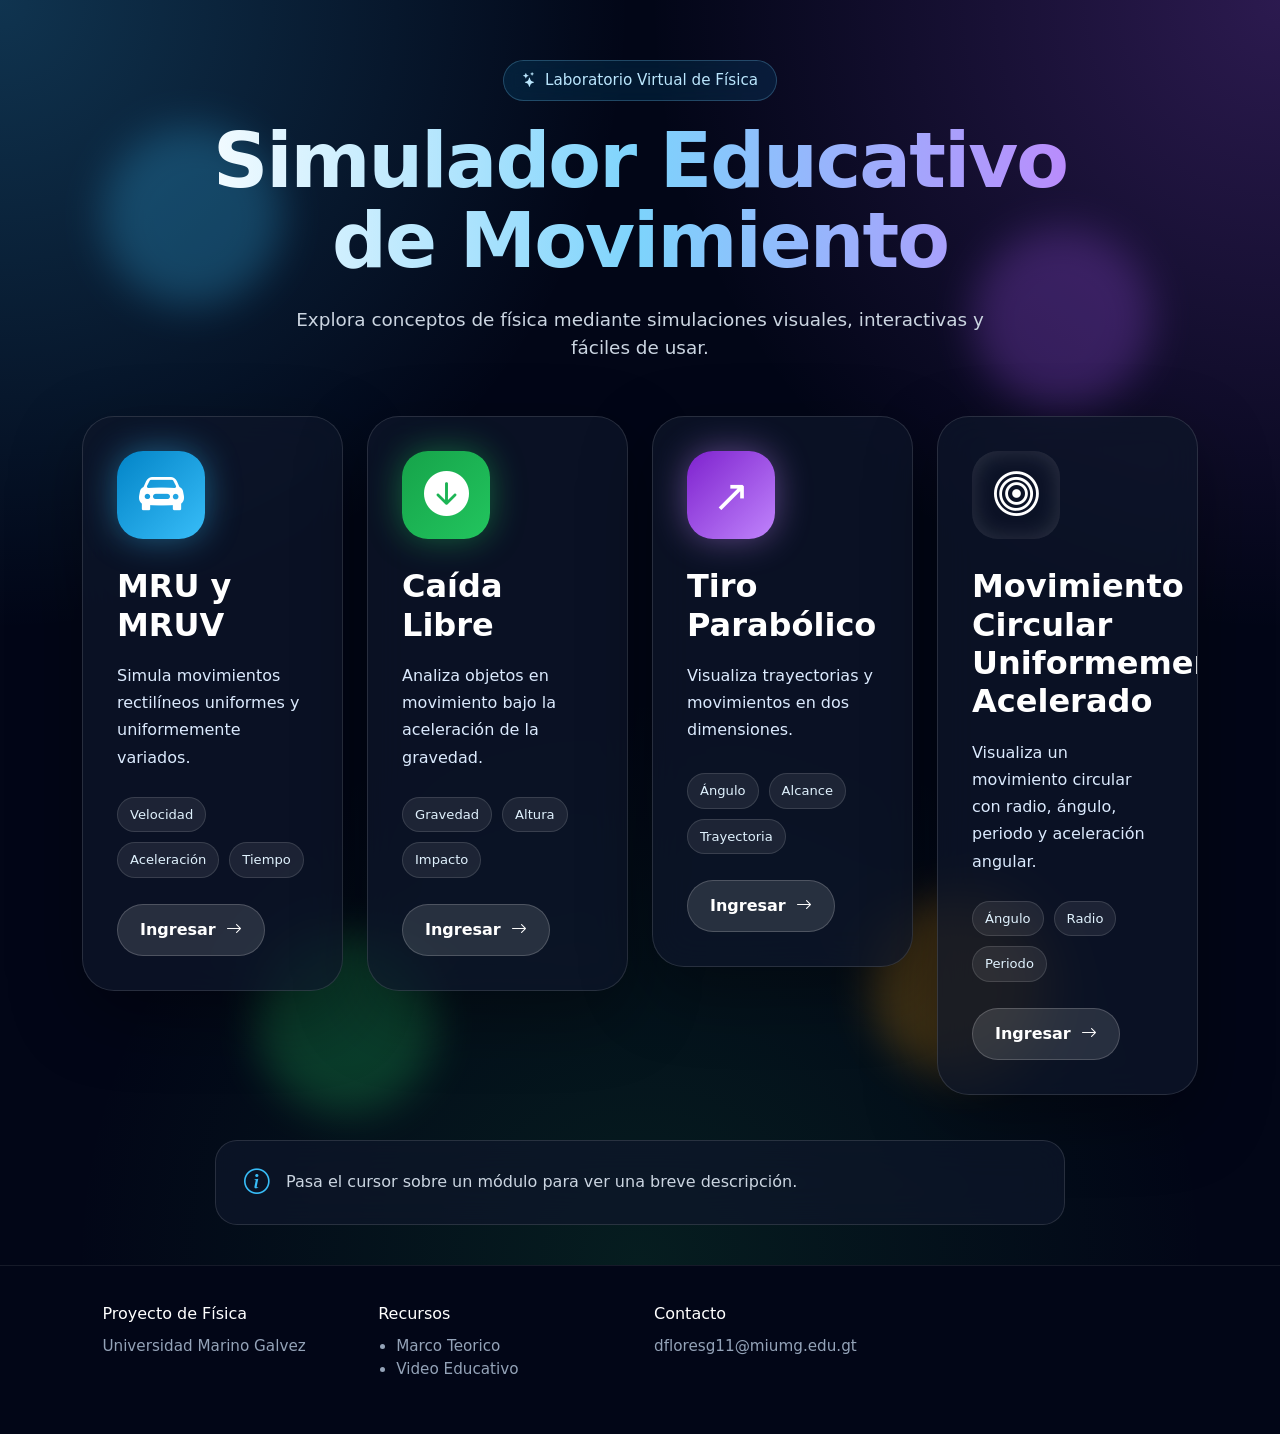
<file: Index.html>
<!DOCTYPE html>
<html lang="es">
<head>
    <meta charset="UTF-8">
    <meta name="viewport" content="width=device-width, initial-scale=1.0">
    <title>Simulador Educativo de Física</title>

    <!-- Bootstrap 5 -->
    <link href="https://cdn.jsdelivr.net/npm/bootstrap@5.3.3/dist/css/bootstrap.min.css" rel="stylesheet">
    
    <!-- Bootstrap Icons -->
    <link href="https://cdn.jsdelivr.net/npm/bootstrap-icons@1.11.3/font/bootstrap-icons.css" rel="stylesheet">
    
    <!-- CSS personalizado -->
    <link rel="stylesheet" href="EstiloMenu.css">
</head>
<body>

    <!-- Inicio del menú principal -->
    <main class="menu-principal">

        <!-- Fondo decorativo -->
        <div class="fondo-animado">
            <span></span>
            <span></span>
            <span></span>
            <span></span>
        </div>

        <!-- Header principal -->
        <header class="container text-center encabezado-menu">
            <p class="etiqueta-superior">
                <i class="bi bi-stars"></i>
                Laboratorio Virtual de Física
            </p>

            <h1>Simulador Educativo de Movimiento</h1>

            <p class="subtitulo">
                Explora conceptos de física mediante simulaciones visuales, interactivas y fáciles de usar.
            </p>
        </header>

        <!-- Contenedor de cards -->
        <section class="container contenedor-cards">

            <div class="row g-4 justify-content-center">

                <!-- Inicio Card 1 -->
                <article class="col-12 col-md-6 col-lg-3">
                    <div class="card-simulador card-mru" data-modulo="MRU y MRUV">
                        <div class="icono-card">
                            <i class="bi bi-car-front-fill"></i>
                        </div>

                        <h2>MRU y MRUV</h2>

                        <p>
                            Simula movimientos rectilíneos uniformes y uniformemente variados.
                        </p>

                        <div class="datos-card">
                            <span>Velocidad</span>
                            <span>Aceleración</span>
                            <span>Tiempo</span>
                        </div>

                        <a href="IndexMruMruv.html" class="btn-ingresar">
                            Ingresar
                            <i class="bi bi-arrow-right"></i>
                        </a>
                    </div>
                </article>
                <!-- Fin Card 1 -->

                <!-- Inicio Card 2 -->
               <article class="col-12 col-md-6 col-lg-3">
                    <div class="card-simulador card-caida" data-modulo="Caída Libre">
                        <div class="icono-card">
                            <i class="bi bi-arrow-down-circle-fill"></i>
                        </div>

                        <h2>Caída Libre</h2>

                        <p>
                            Analiza objetos en movimiento bajo la aceleración de la gravedad.
                        </p>

                        <div class="datos-card">
                            <span>Gravedad</span>
                            <span>Altura</span>
                            <span>Impacto</span>
                        </div>

                        <a href="IndexCaidaLibre.html" class="btn-ingresar">
                            Ingresar
                            <i class="bi bi-arrow-right"></i>
                        </a>
                    </div>
                </article>
                <!-- Fin Card 2 -->

                <!-- Inicio Card 3 -->
               <article class="col-12 col-md-6 col-lg-3">
                    <div class="card-simulador card-tiro" data-modulo="Tiro Parabólico">
                      <div class="icono-card icono-emoji">
    <span>↗️</span>
</div>

                        <h2>Tiro Parabólico</h2>

                        <p>
                            Visualiza trayectorias y movimientos en dos dimensiones.
                        </p>

                        <div class="datos-card">
                            <span>Ángulo</span>
                            <span>Alcance</span>
                            <span>Trayectoria</span>
                        </div>

                        <a href="IndexTiroParabolico.html" class="btn-ingresar">
                            Ingresar
                            <i class="bi bi-arrow-right"></i>
                        </a>
                    </div>
                </article>
                <!-- Fin Card 3 -->



<!-- Inicio Card 4 -->
<article class="col-12 col-md-6 col-lg-3">
    <div class="card-simulador card-mcuv" data-modulo="MCUV">
        <div class="icono-card">
            <i class="bi bi-bullseye"></i>
        </div>

        <h2>Movimiento Circular Uniformemente Acelerado</h2>

        <p>
            Visualiza un movimiento circular con radio, ángulo, periodo y aceleración angular.
        </p>

        <div class="datos-card">
            <span>Ángulo</span>
            <span>Radio</span>
            <span>Periodo</span>
        </div>

        <a href="IndexMcuv.html" class="btn-ingresar">
            Ingresar
            <i class="bi bi-arrow-right"></i>
        </a>
    </div>
</article>
<!-- Fin Card 4 -->









            </div>

        </section>

        <!-- Panel informativo dinámico -->
        <section class="container panel-info">
            <div class="info-activa">
                <i class="bi bi-info-circle"></i>
                <p id="textoModulo">
                    Pasa el cursor sobre un módulo para ver una breve descripción.
                </p>
            </div>
        </section>

    </main>
    <!-- Fin del menú principal -->

    <!-- Inicio del footer -->
    <footer class="footer-menu">
        <section>
            <h3>Proyecto de Física</h3>
            <p>Universidad Marino Galvez</p>
        </section>

       

        <section>
            <h3>Recursos</h3>
            <ul>
                <li><a href="https://docs.google.com/document/d/1FLEkvgBgNssMAfsetyEtAFVGvpgEd_kVyvszD_BIunQ/edit?usp=sharing">Marco Teorico</a></li>
                <li><a href="https://www.youtube.com/watch?v=5oYtwBkKBSs">Video Educativo</a></li>
            </ul>
        </section>

        <section>
            <h3>Contacto</h3>
            <p>dfloresg11@miumg.edu.gt</p>
        </section>
    </footer>
    <!-- Fin del footer -->

    <!-- Bootstrap JS -->
    <script src="https://cdn.jsdelivr.net/npm/bootstrap@5.3.3/dist/js/bootstrap.bundle.min.js"></script>

    <!-- JS personalizado -->
    <script src="LogicaMenu.js"></script>
</body>
</html>
</file>
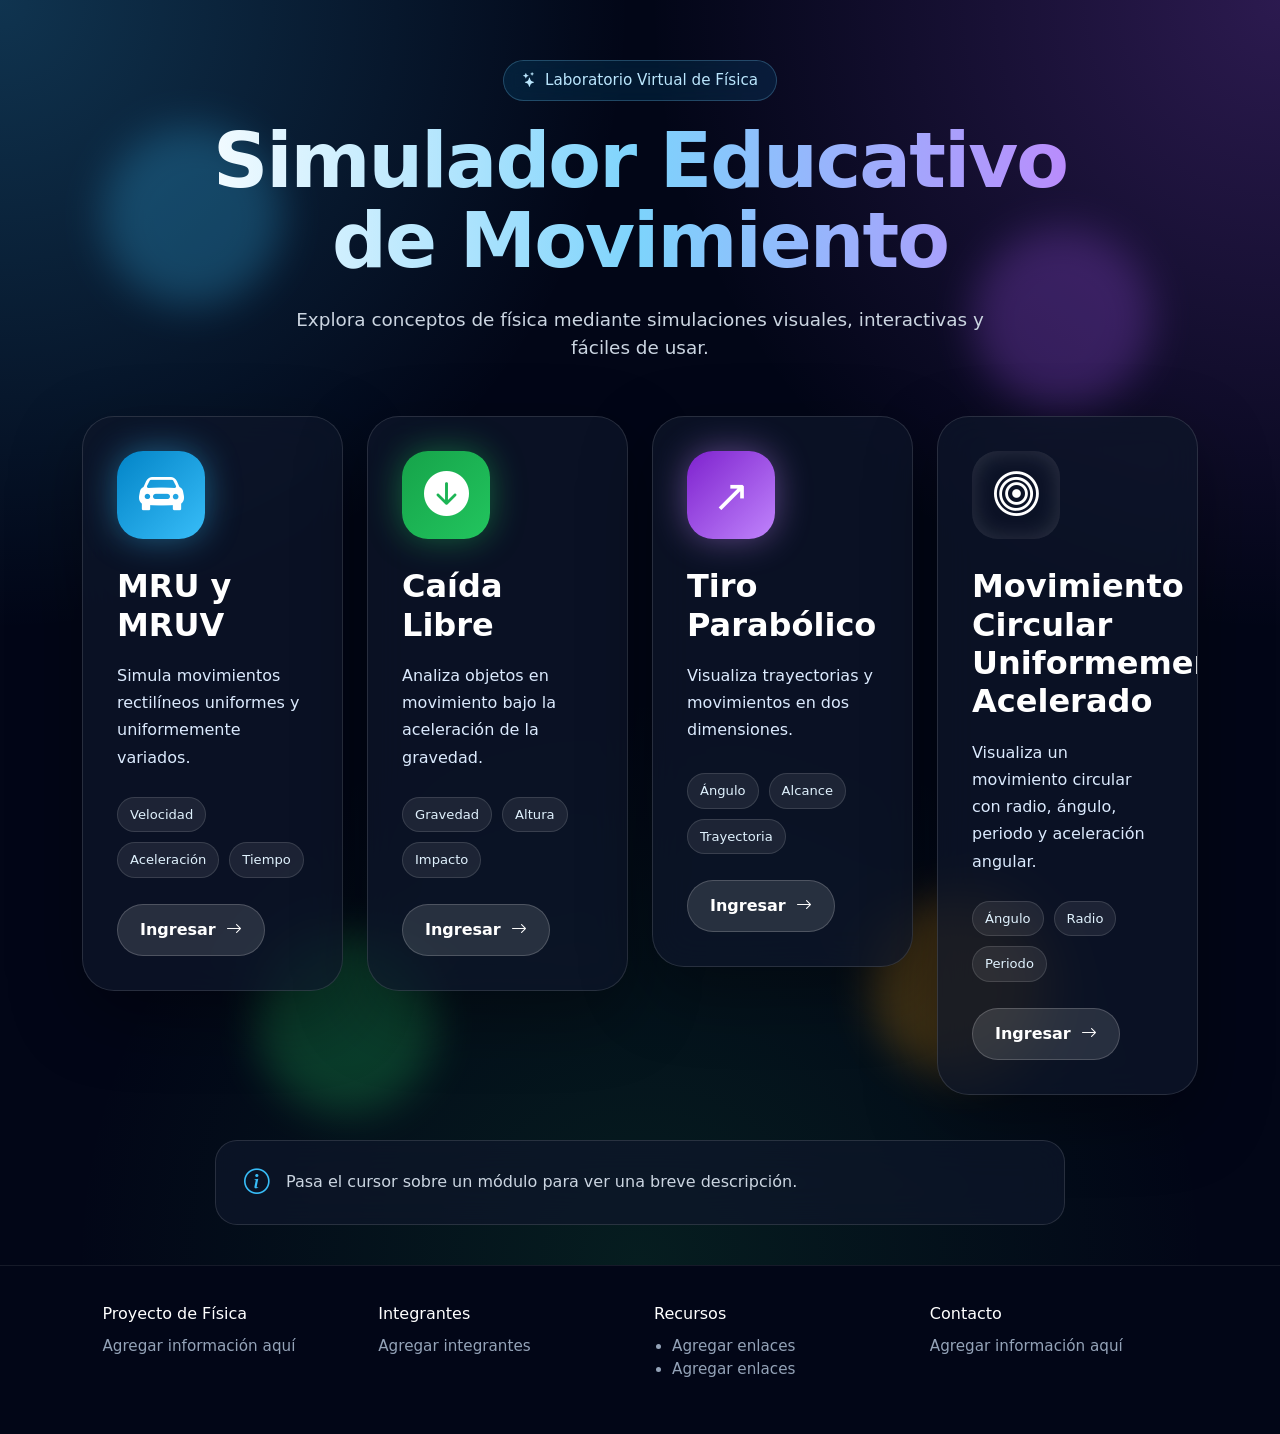
<file: IndexMenu.html>
<!DOCTYPE html>
<html lang="es">
<head>
    <meta charset="UTF-8">
    <meta name="viewport" content="width=device-width, initial-scale=1.0">
    <title>Simulador Educativo de Física</title>

    <!-- Bootstrap 5 -->
    <link href="https://cdn.jsdelivr.net/npm/bootstrap@5.3.3/dist/css/bootstrap.min.css" rel="stylesheet">
    
    <!-- Bootstrap Icons -->
    <link href="https://cdn.jsdelivr.net/npm/bootstrap-icons@1.11.3/font/bootstrap-icons.css" rel="stylesheet">
    
    <!-- CSS personalizado -->
    <link rel="stylesheet" href="EstiloMenu.css">
</head>
<body>

    <!-- Inicio del menú principal -->
    <main class="menu-principal">

        <!-- Fondo decorativo -->
        <div class="fondo-animado">
            <span></span>
            <span></span>
            <span></span>
            <span></span>
        </div>

        <!-- Header principal -->
        <header class="container text-center encabezado-menu">
            <p class="etiqueta-superior">
                <i class="bi bi-stars"></i>
                Laboratorio Virtual de Física
            </p>

            <h1>Simulador Educativo de Movimiento</h1>

            <p class="subtitulo">
                Explora conceptos de física mediante simulaciones visuales, interactivas y fáciles de usar.
            </p>
        </header>

        <!-- Contenedor de cards -->
        <section class="container contenedor-cards">

            <div class="row g-4 justify-content-center">

                <!-- Inicio Card 1 -->
                <article class="col-12 col-md-6 col-lg-3">
                    <div class="card-simulador card-mru" data-modulo="MRU y MRUV">
                        <div class="icono-card">
                            <i class="bi bi-car-front-fill"></i>
                        </div>

                        <h2>MRU y MRUV</h2>

                        <p>
                            Simula movimientos rectilíneos uniformes y uniformemente variados.
                        </p>

                        <div class="datos-card">
                            <span>Velocidad</span>
                            <span>Aceleración</span>
                            <span>Tiempo</span>
                        </div>

                        <a href="IndexMruMruv.html" class="btn-ingresar">
                            Ingresar
                            <i class="bi bi-arrow-right"></i>
                        </a>
                    </div>
                </article>
                <!-- Fin Card 1 -->

                <!-- Inicio Card 2 -->
               <article class="col-12 col-md-6 col-lg-3">
                    <div class="card-simulador card-caida" data-modulo="Caída Libre">
                        <div class="icono-card">
                            <i class="bi bi-arrow-down-circle-fill"></i>
                        </div>

                        <h2>Caída Libre</h2>

                        <p>
                            Analiza objetos en movimiento bajo la aceleración de la gravedad.
                        </p>

                        <div class="datos-card">
                            <span>Gravedad</span>
                            <span>Altura</span>
                            <span>Impacto</span>
                        </div>

                        <a href="IndexCaidaLibre.html" class="btn-ingresar">
                            Ingresar
                            <i class="bi bi-arrow-right"></i>
                        </a>
                    </div>
                </article>
                <!-- Fin Card 2 -->

                <!-- Inicio Card 3 -->
               <article class="col-12 col-md-6 col-lg-3">
                    <div class="card-simulador card-tiro" data-modulo="Tiro Parabólico">
                      <div class="icono-card icono-emoji">
    <span>↗️</span>
</div>

                        <h2>Tiro Parabólico</h2>

                        <p>
                            Visualiza trayectorias y movimientos en dos dimensiones.
                        </p>

                        <div class="datos-card">
                            <span>Ángulo</span>
                            <span>Alcance</span>
                            <span>Trayectoria</span>
                        </div>

                        <a href="IndexTiroParabolico.html" class="btn-ingresar">
                            Ingresar
                            <i class="bi bi-arrow-right"></i>
                        </a>
                    </div>
                </article>
                <!-- Fin Card 3 -->



<!-- Inicio Card 4 -->
<article class="col-12 col-md-6 col-lg-3">
    <div class="card-simulador card-mcuv" data-modulo="MCUV">
        <div class="icono-card">
            <i class="bi bi-bullseye"></i>
        </div>

        <h2>Movimiento Circular Uniformemente Acelerado</h2>

        <p>
            Visualiza un movimiento circular con radio, ángulo, periodo y aceleración angular.
        </p>

        <div class="datos-card">
            <span>Ángulo</span>
            <span>Radio</span>
            <span>Periodo</span>
        </div>

        <a href="IndexMcuv.html" class="btn-ingresar">
            Ingresar
            <i class="bi bi-arrow-right"></i>
        </a>
    </div>
</article>
<!-- Fin Card 4 -->









            </div>

        </section>

        <!-- Panel informativo dinámico -->
        <section class="container panel-info">
            <div class="info-activa">
                <i class="bi bi-info-circle"></i>
                <p id="textoModulo">
                    Pasa el cursor sobre un módulo para ver una breve descripción.
                </p>
            </div>
        </section>

    </main>
    <!-- Fin del menú principal -->

    <!-- Inicio del footer -->
    <footer class="footer-menu">
        <section>
            <h3>Proyecto de Física</h3>
            <p>Agregar información aquí</p>
        </section>

        <section>
            <h3>Integrantes</h3>
            <p>Agregar integrantes</p>
        </section>

        <section>
            <h3>Recursos</h3>
            <ul>
                <li><a href="#">Agregar enlaces</a></li>
                <li><a href="#">Agregar enlaces</a></li>
            </ul>
        </section>

        <section>
            <h3>Contacto</h3>
            <p>Agregar información aquí</p>
        </section>
    </footer>
    <!-- Fin del footer -->

    <!-- Bootstrap JS -->
    <script src="https://cdn.jsdelivr.net/npm/bootstrap@5.3.3/dist/js/bootstrap.bundle.min.js"></script>

    <!-- JS personalizado -->
    <script src="LogicaMenu.js"></script>
</body>
</html>
</file>
<file: EstiloMenu.css>
* {
    margin: 0;
    padding: 0;
    box-sizing: border-box;
}

body {
    font-family: system-ui, -apple-system, BlinkMacSystemFont, "Segoe UI", sans-serif;
    background: #020617;
    color: #ffffff;
    overflow-x: hidden;
}

/* Fondo general */
.menu-principal {
    min-height: 100vh;
    position: relative;
    padding: 60px 0 40px;
    background:
        radial-gradient(circle at top left, rgba(56, 189, 248, 0.25), transparent 35%),
        radial-gradient(circle at top right, rgba(168, 85, 247, 0.25), transparent 35%),
        radial-gradient(circle at bottom, rgba(34, 197, 94, 0.12), transparent 40%),
        #020617;
    overflow: hidden;
}

/* Fondo animado */
.fondo-animado {
    position: absolute;
    inset: 0;
    pointer-events: none;
    overflow: hidden;
}

.fondo-animado span {
    position: absolute;
    width: 180px;
    height: 180px;
    border-radius: 50%;
    filter: blur(20px);
    opacity: 0.25;
    animation: flotar 12s infinite alternate ease-in-out;
}

.fondo-animado span:nth-child(1) {
    background: #38bdf8;
    top: 10%;
    left: 8%;
}

.fondo-animado span:nth-child(2) {
    background: #a855f7;
    top: 18%;
    right: 10%;
    animation-delay: 2s;
}

.fondo-animado span:nth-child(3) {
    background: #22c55e;
    bottom: 12%;
    left: 20%;
    animation-delay: 4s;
}

.fondo-animado span:nth-child(4) {
    background: #f59e0b;
    bottom: 15%;
    right: 18%;
    animation-delay: 6s;
}

@keyframes flotar {
    from {
        transform: translateY(0) scale(1);
    }

    to {
        transform: translateY(-45px) scale(1.15);
    }
}

/* Header */
.encabezado-menu {
    position: relative;
    z-index: 2;
    margin-bottom: 55px;
}

.etiqueta-superior {
    display: inline-flex;
    align-items: center;
    gap: 8px;
    padding: 8px 18px;
    border-radius: 999px;
    color: #bae6fd;
    background: rgba(14, 165, 233, 0.12);
    border: 1px solid rgba(125, 211, 252, 0.25);
    backdrop-filter: blur(12px);
    font-size: 0.95rem;
    margin-bottom: 20px;
}

.encabezado-menu h1 {
    font-size: clamp(2.4rem, 6vw, 5rem);
    font-weight: 900;
    line-height: 1.05;
    letter-spacing: -2px;
    max-width: 950px;
    margin: 0 auto;
    background: linear-gradient(90deg, #ffffff, #7dd3fc, #c084fc);
    -webkit-background-clip: text;
    -webkit-text-fill-color: transparent;
}

.subtitulo {
    max-width: 700px;
    margin: 24px auto 0;
    color: #cbd5e1;
    font-size: 1.15rem;
}

/* Cards */
.contenedor-cards {
    position: relative;
    z-index: 2;
}

.card-simulador {
    position: relative;
    min-height: 430px;
    padding: 34px;
    border-radius: 32px;
    overflow: hidden;
    cursor: pointer;
    background: rgba(15, 23, 42, 0.72);
    border: 1px solid rgba(255, 255, 255, 0.12);
    box-shadow: 0 25px 70px rgba(0, 0, 0, 0.35);
    backdrop-filter: blur(18px);
    transition: transform 0.35s ease, box-shadow 0.35s ease, border 0.35s ease;
}

.card-simulador::before {
    content: "";
    position: absolute;
    inset: -2px;
    opacity: 0;
    transition: opacity 0.35s ease;
    z-index: -1;
}

.card-simulador:hover {
    transform: translateY(-16px) scale(1.02);
    border-color: rgba(255, 255, 255, 0.35);
    box-shadow: 0 35px 90px rgba(0, 0, 0, 0.6);
}

.card-simulador:hover::before {
    opacity: 1;
}

.card-mru::before {
    background: linear-gradient(135deg, rgba(56, 189, 248, 0.7), rgba(59, 130, 246, 0.2));
}

.card-caida::before {
    background: linear-gradient(135deg, rgba(34, 197, 94, 0.7), rgba(16, 185, 129, 0.2));
}

.card-tiro::before {
    background: linear-gradient(135deg, rgba(168, 85, 247, 0.7), rgba(236, 72, 153, 0.2));
}

.icono-card {
    width: 88px;
    height: 88px;
    border-radius: 26px;
    display: grid;
    place-items: center;
    margin-bottom: 28px;
    font-size: 2.8rem;
    color: white;
    box-shadow: inset 0 0 25px rgba(255, 255, 255, 0.15);
}

.card-mru .icono-card {
    background: linear-gradient(135deg, #0284c7, #38bdf8);
    box-shadow: 0 0 35px rgba(56, 189, 248, 0.45);
}

.card-caida .icono-card {
    background: linear-gradient(135deg, #16a34a, #22c55e);
    box-shadow: 0 0 35px rgba(34, 197, 94, 0.45);
}

.card-tiro .icono-card {
    background: linear-gradient(135deg, #7e22ce, #c084fc);
    box-shadow: 0 0 35px rgba(192, 132, 252, 0.45);
}

.card-simulador h2 {
    font-size: 2rem;
    font-weight: 800;
    margin-bottom: 18px;
}

.card-simulador p {
    color: #dbeafe;
    line-height: 1.7;
    min-height: 85px;
}

.datos-card {
    display: flex;
    flex-wrap: wrap;
    gap: 10px;
    margin: 26px 0;
}

.datos-card span {
    padding: 7px 12px;
    font-size: 0.82rem;
    color: #e0f2fe;
    border-radius: 999px;
    background: rgba(255, 255, 255, 0.08);
    border: 1px solid rgba(255, 255, 255, 0.12);
}

/* Botón */
.btn-ingresar {
    display: inline-flex;
    align-items: center;
    gap: 10px;
    text-decoration: none;
    color: white;
    font-weight: 700;
    padding: 13px 22px;
    border-radius: 999px;
    background: rgba(255, 255, 255, 0.12);
    border: 1px solid rgba(255, 255, 255, 0.18);
    transition: all 0.3s ease;
}

.btn-ingresar:hover {
    color: white;
    transform: translateX(6px);
    background: rgba(255, 255, 255, 0.22);
}

/* Panel informativo */
.panel-info {
    position: relative;
    z-index: 2;
    margin-top: 45px;
}

.info-activa {
    max-width: 850px;
    margin: 0 auto;
    padding: 22px 28px;
    border-radius: 22px;
    display: flex;
    align-items: center;
    gap: 16px;
    background: rgba(15, 23, 42, 0.72);
    border: 1px solid rgba(255, 255, 255, 0.12);
    backdrop-filter: blur(18px);
    color: #cbd5e1;
}

.info-activa i {
    font-size: 1.6rem;
    color: #38bdf8;
}

.info-activa p {
    margin: 0;
}

/* Footer */
.footer-menu {
    background: #020617;
    border-top: 1px solid rgba(255, 255, 255, 0.08);
    padding: 38px 8%;
    display: grid;
    grid-template-columns: repeat(4, 1fr);
    gap: 28px;
}

.footer-menu h3 {
    font-size: 1rem;
    color: #ffffff;
    margin-bottom: 12px;
}

.footer-menu p,
.footer-menu a,
.footer-menu li {
    color: #94a3b8;
    font-size: 0.95rem;
}

.footer-menu ul {
    padding-left: 18px;
}

.footer-menu a {
    text-decoration: none;
}

.footer-menu a:hover {
    color: #38bdf8;
}

/* Animación de entrada */
.card-simulador {
    opacity: 0;
    transform: translateY(35px);
}

.card-simulador.visible {
    opacity: 1;
    transform: translateY(0);
}

/* Responsive */
@media (max-width: 992px) {
    .footer-menu {
        grid-template-columns: repeat(2, 1fr);
    }

    .card-simulador {
        min-height: 390px;
    }
}

@media (max-width: 576px) {
    .menu-principal {
        padding: 40px 0 30px;
    }

    .encabezado-menu {
        margin-bottom: 35px;
    }

    .subtitulo {
        font-size: 1rem;
    }

    .card-simulador {
        padding: 28px;
        border-radius: 26px;
    }

    .footer-menu {
        grid-template-columns: 1fr;
    }

    .info-activa {
        align-items: flex-start;
    }
}
</file>
